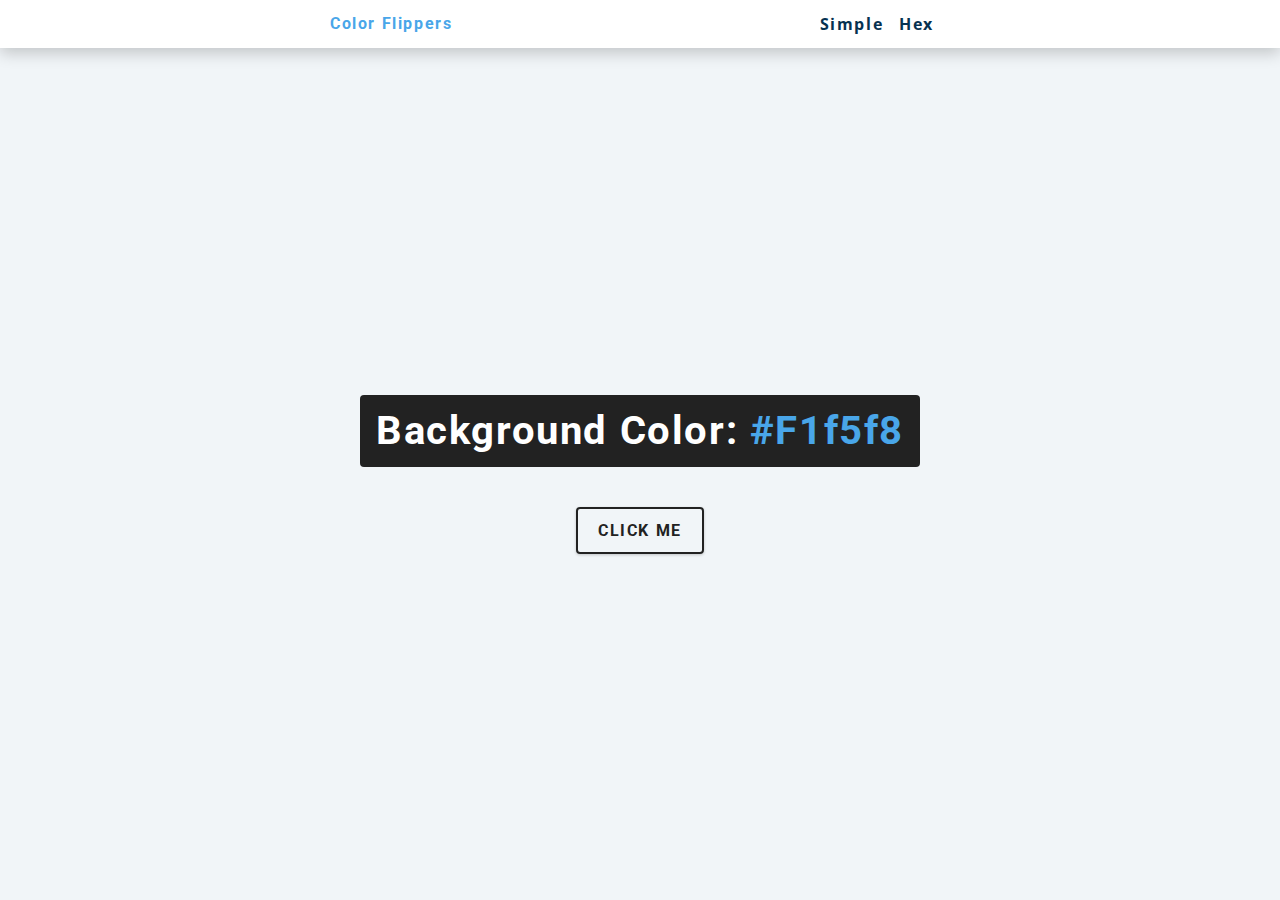
<file: Color Flipper/index.html>
<!DOCTYPE html>
<html lang="en">
  <head>
    <meta charset="UTF-8" />
    <meta name="viewport" content="width=device-width, initial-scale=1.0" />
    <title>Color Flipper || Simple</title>

    <!-- styles -->
    <link rel="stylesheet" href="styles.css" />
  </head>
  <body>
    <nav>
      <div class="nav-center">
        <h4>color flippers</h4>
        <ul class="nav-links">
          <li>
            <a href="index.html">simple</a>
          </li>
          <li>
            <a href="hex.html">hex</a>
          </li>
        </ul>
      </div>
    </nav>
    <main>
      <div class="container">
        <h2>background color: <span class="color"> #f1f5f8 </span></h2>
        <button class="btn btn-hero" id="btn">click me</button>
      </div>
    </main>
    <!-- javascript -->
    <script src="app.js"></script>
  </body>
</html>
</file>
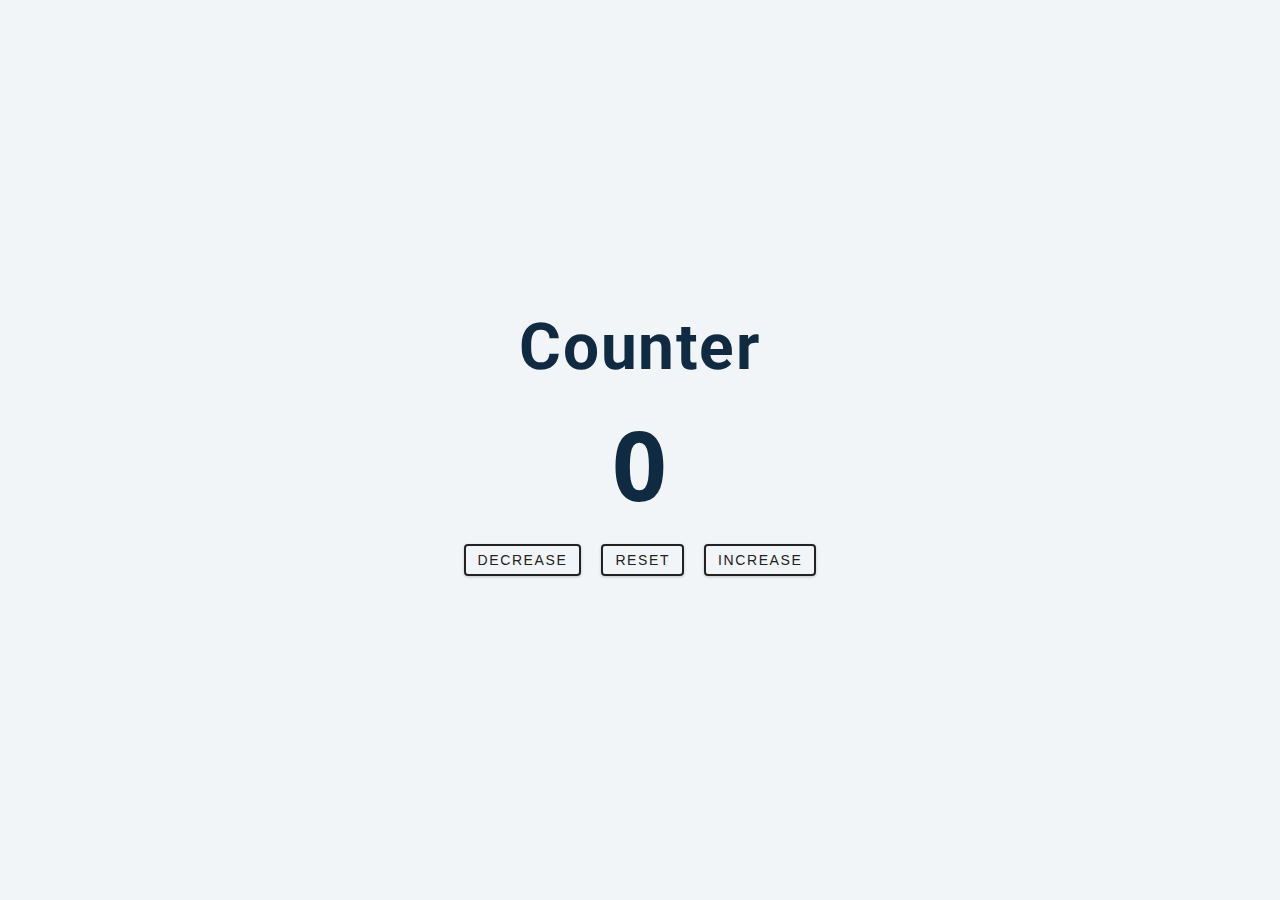
<file: Counter/index.html>
<!DOCTYPE html>
<html lang="en">
  <head>
    <meta charset="UTF-8" />
    <meta name="viewport" content="width=device-width, initial-scale=1.0" />
    <title>Counter</title>

    <!-- styles -->
    <link rel="stylesheet" href="styles.css" />
  </head>
  <body>
    <main>
      <div class="container">
        <h1>counter</h1>
        <span id="value">0</span>
        <div class="button-container">
          <button class="btn decrease">decrease</button>
          <button class="btn reset">reset</button>
          <button class="btn increase">increase</button>
        </div>
      </div>
    </main>
    <!-- javascript -->
    <script src="app.js"></script>
  </body>
</html>
</file>
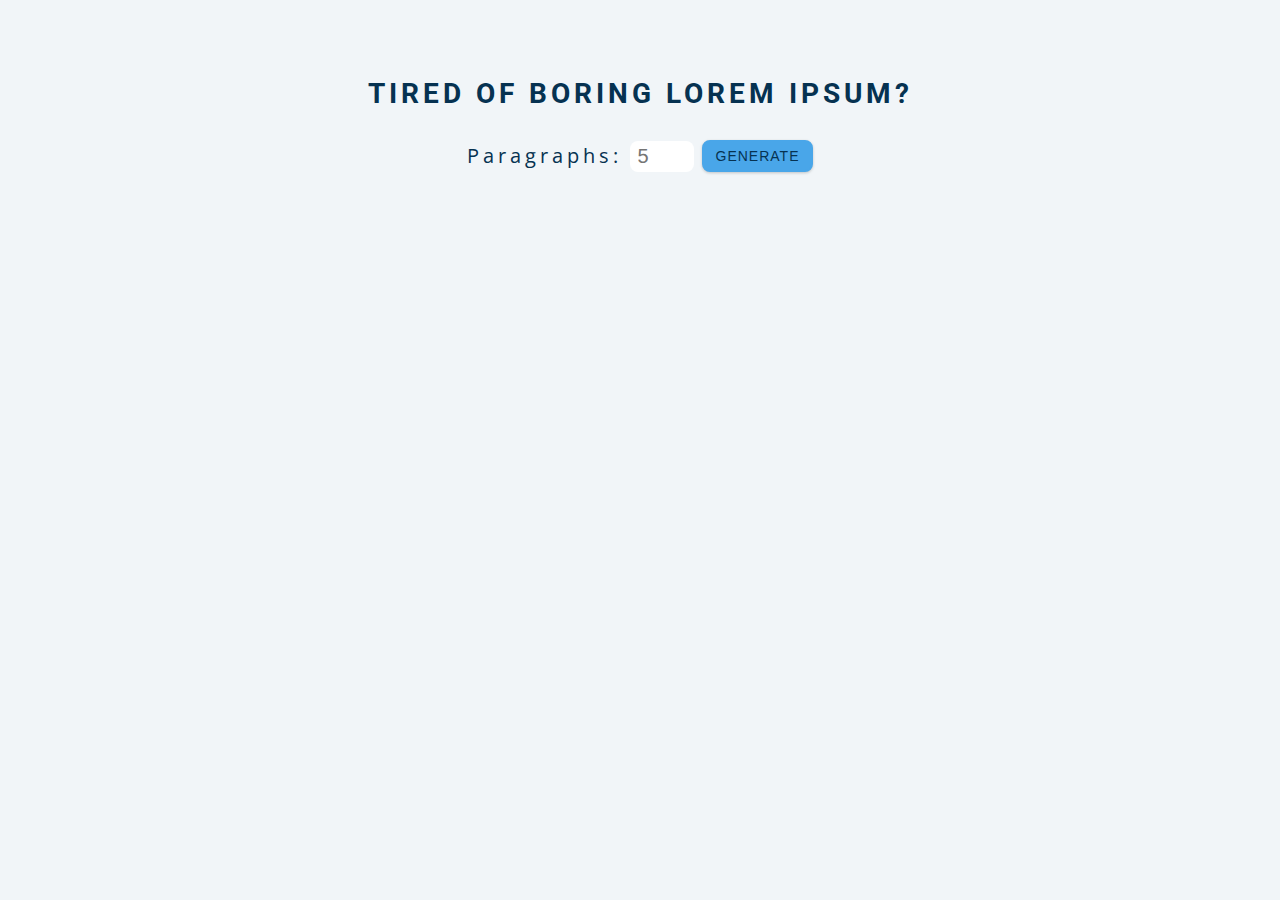
<file: Lorem/index.html>
<!DOCTYPE html>
<html lang="en">
  <head>
    <meta charset="UTF-8" />
    <meta name="viewport" content="width=device-width, initial-scale=1.0" />
    <title>Lorem Ipsum</title>

    <!-- styles -->
    <link rel="stylesheet" href="styles.css" />
  </head>
  <body>
    <section class="section-center">
      <h3>tired of boring lorem ipsum?</h3>
      <form action="#" class="lorem-form">
        <label for="amount">paragraphs:</label>
        <input type="number" name="amount" id="amount" placeholder="5" />
        <button type="submit" class="btn">generate</button>
      </form>
      <article class="lorem-text"></article>
    </section>
    <!-- javascript -->
    <script src="app.js"></script>
  </body>
</html>
</file>
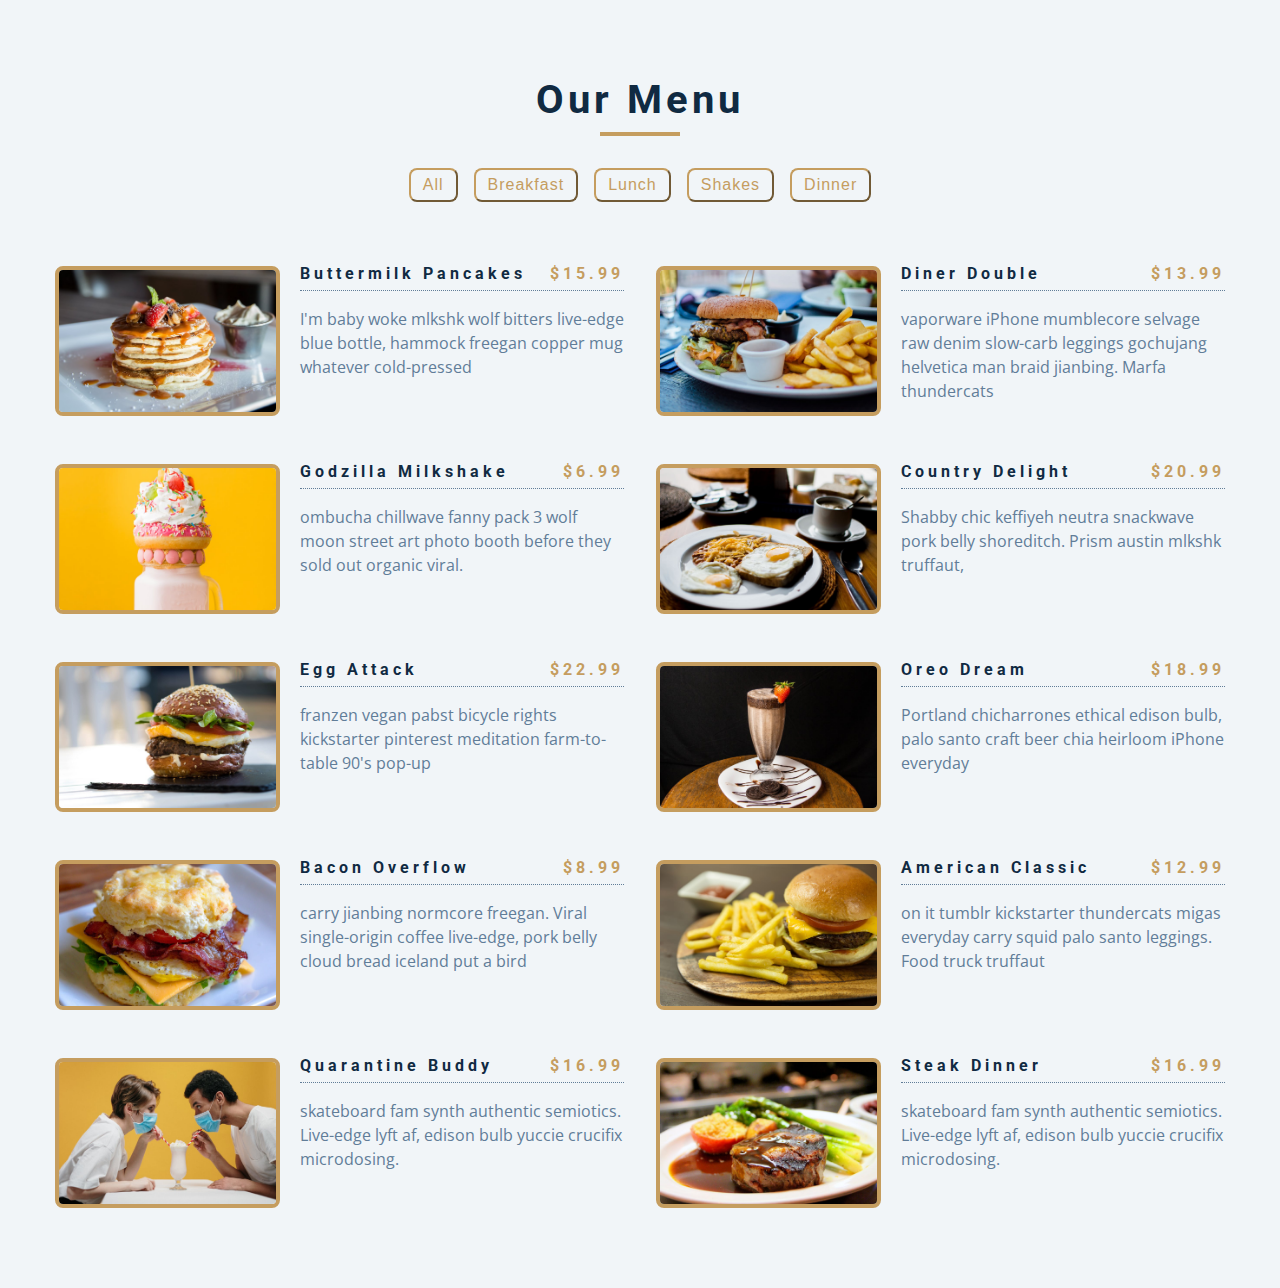
<file: Menu/index.html>
<!DOCTYPE html>
<html lang="en">
  <head>
    <meta charset="UTF-8" />
    <meta name="viewport" content="width=device-width, initial-scale=1.0" />
    <title>Starter</title>
    <!-- font-awesome -->
    <link
      rel="stylesheet"
      href="https://cdnjs.cloudflare.com/ajax/libs/font-awesome/5.14.0/css/all.min.css"
    />
    <!-- styles -->
    <link rel="stylesheet" href="styles.css" />
  </head>
  <body>
    <section class="menu">
      <!-- title -->
      <div class="title">
        <h2>our menu</h2>
        <div class="underline"></div>
      </div>
      <!-- filter buttons -->
      <div class="btn-container"></div>
      <!-- menu items -->
      <div class="section-center">
        <!-- single item -->
        <article class="menu-item"></article>
      </div>
    </section>
    <!-- javascript -->
    <script src="app.js"></script>
  </body>
</html>
</file>
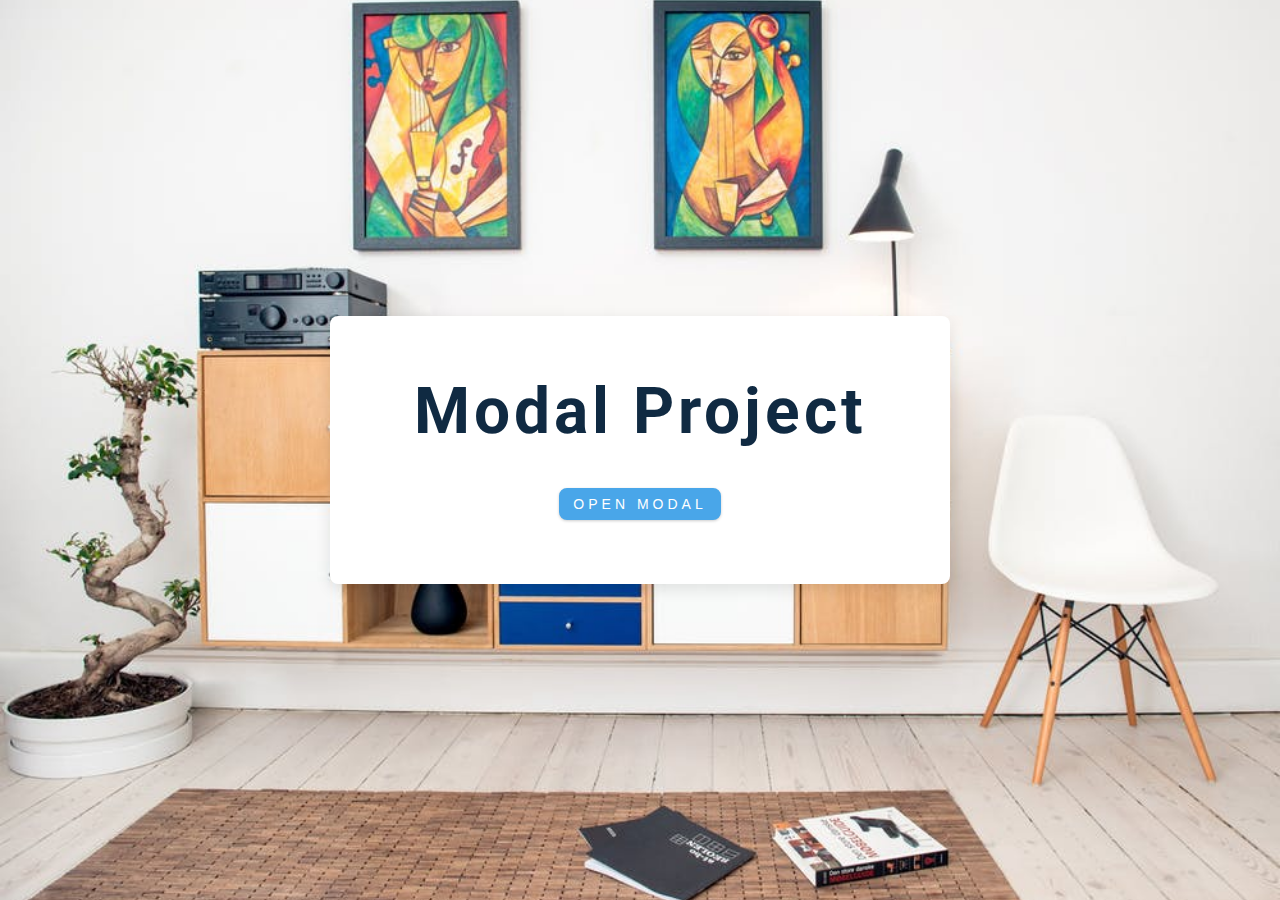
<file: Modal/index.html>
<!DOCTYPE html>
<html lang="en">
  <head>
    <meta charset="UTF-8" />
    <meta name="viewport" content="width=device-width, initial-scale=1.0" />
    <title>Modal</title>
    <!-- font-awesome -->
    <link
      rel="stylesheet"
      href="https://cdnjs.cloudflare.com/ajax/libs/font-awesome/5.14.0/css/all.min.css"
    />
    <!-- styles -->
    <link rel="stylesheet" href="styles.css" />
  </head>
  <body>
    <!-- hero -->
    <header class="hero">
      <div class="banner">
        <h1>modal project</h1>
        <button class="btn modal-btn">open modal</button>
      </div>
    </header>
    <!-- modal -->
    <div class="modal-overlay">
      <div class="modal-container">
        <h3>modal content</h3>
        <button class="close-btn"><i class="fas fa-times"></i></button>
      </div>
    </div>
    <!-- javascript -->
    <script src="app.js"></script>
  </body>
</html>
</file>
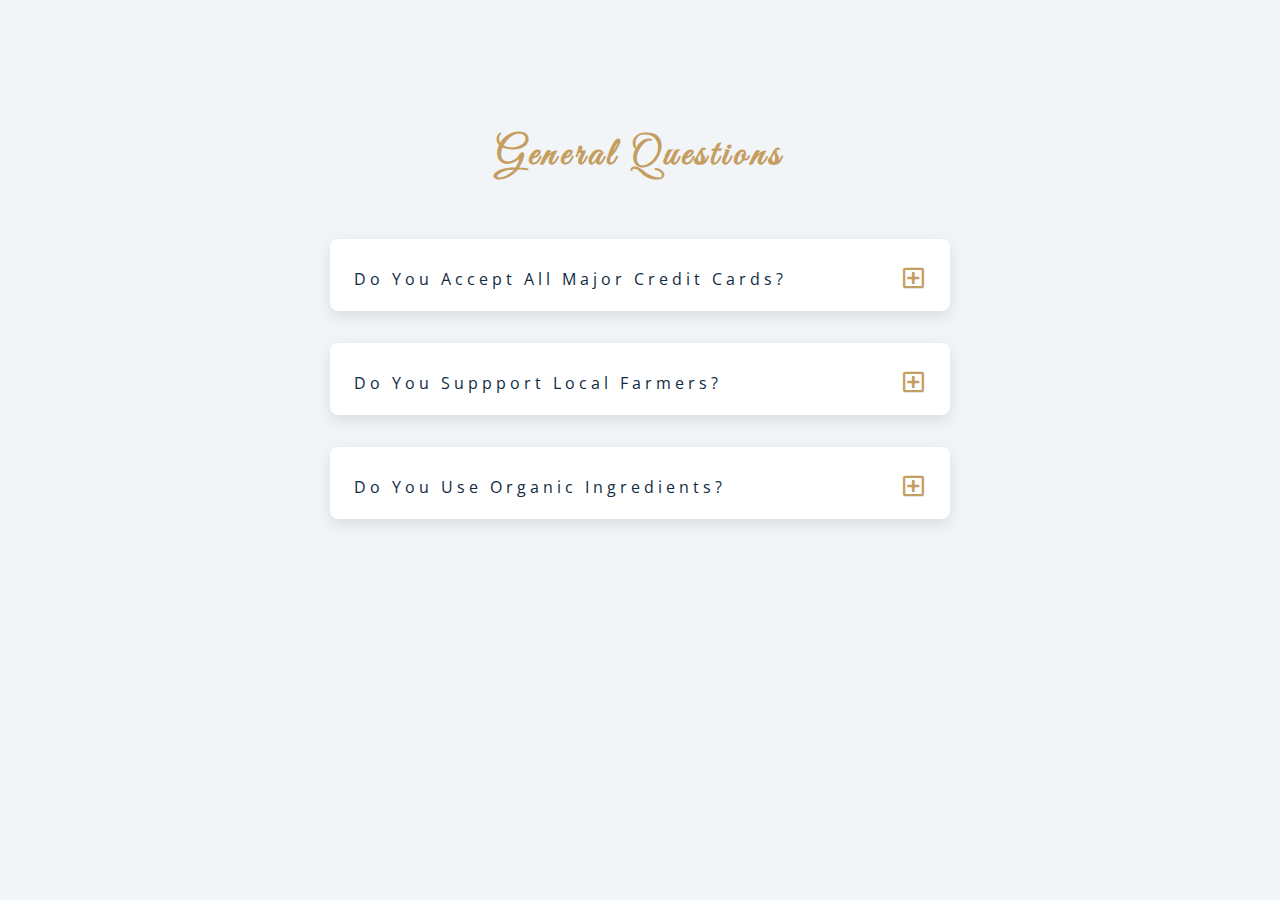
<file: Questions/index.html>
<!DOCTYPE html>
<html lang="en">
  <head>
    <meta charset="UTF-8" />
    <meta name="viewport" content="width=device-width, initial-scale=1.0" />
    <title>Q & A</title>
    <!-- font-awesome -->
    <link rel="stylesheet" href="https://cdnjs.cloudflare.com/ajax/libs/font-awesome/5.14.0/css/all.min.css" />
    <!-- extra fonts -->
    <link
      href="https://fonts.googleapis.com/css?family=Great+Vibes&display=swap"
      rel="stylesheet"
    />
    <!-- styles -->
    <link rel="stylesheet" href="styles.css" />
  </head>
  <body>
      <section class="questions">
        <!-- title -->
        <div class="title">
          <h2>general questions</h2>
        </div>
        <!-- questions -->
        <div class="section-center">
          <!-- single question -->
          <article class="question">
            <!-- question title -->
            <div class="question-title">
              <p>do you accept all major credit cards?</p>
              <button type="button" class="question-btn">
                <span class="plus-icon">
                  <i class="far fa-plus-square"></i>
                </span>
                <span class="minus-icon">
                  <i class="far fa-minus-square"></i>
                </span>
              </button>
            </div>
            <!-- question text -->
            <div class="question-text">
              <p>
                Lorem ipsum dolor sit amet, consectetur adipisicing elit. Est
                dolore illo dolores quia nemo doloribus quaerat, magni numquam
                repellat reprehenderit.
              </p>
            </div>
          </article>
          <!-- end of single question -->
          <!-- single question -->
          <article class="question">
            <!-- question title -->
            <div class="question-title">
              <p>do you suppport local farmers?</p>
              <button type="button" class="question-btn">
                <span class="plus-icon">
                  <i class="far fa-plus-square"></i>
                </span>
                <span class="minus-icon">
                  <i class="far fa-minus-square"></i>
                </span>
              </button>
            </div>
            <!-- question text -->
            <div class="question-text">
              <p>
                Lorem ipsum dolor sit amet, consectetur adipisicing elit. Est
                dolore illo dolores quia nemo doloribus quaerat, magni numquam
                repellat reprehenderit.
              </p>
            </div>
          </article>
          <!-- end of single question -->
          <!-- single question -->
          <article class="question">
            <!-- question title -->
            <div class="question-title">
              <p>do you use organic ingredients?</p>
              <!-- button -->
              <button type="button" class="question-btn">
                <span class="plus-icon">
                  <i class="far fa-plus-square"></i>
                </span>
                <span class="minus-icon">
                  <i class="far fa-minus-square"></i>
                </span>
              </button>
            </div>
            <!-- question text -->
            <div class="question-text">
              <p>
                Lorem ipsum dolor sit amet, consectetur adipisicing elit. Est
                dolore illo dolores quia nemo doloribus quaerat, magni numquam
                repellat reprehenderit.
              </p>
            </div>
          </article>
          <!-- end of single question -->
      </section>
    </main>
    <!-- javascript -->
    <script src="app.js"></script>
  </body>
</html>
</file>
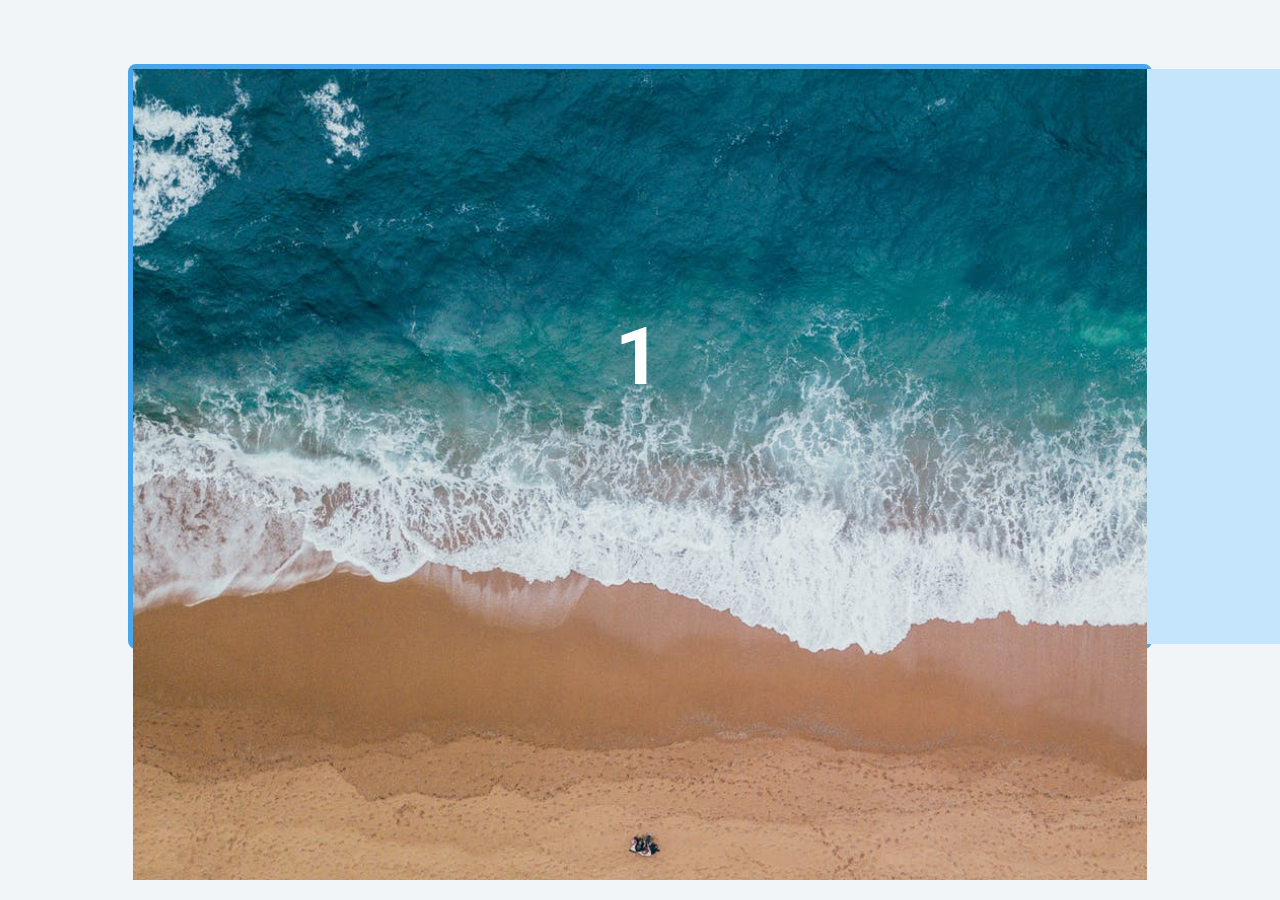
<file: Slider/index.html>
<!DOCTYPE html>
<html lang="en">
  <head>
    <meta charset="UTF-8" />
    <meta name="viewport" content="width=device-width, initial-scale=1.0" />
    <title>Slider</title>

    <!-- styles -->
    <link rel="stylesheet" href="styles.css" />
  </head>
  <body>
    <div class="slider-container">
      <div class="slide">
        <img src="./img-1.jpeg" class="slide-img" />
        <h1>1</h1>
      </div>
      <div class="slide">
        <h1>2</h1>
      </div>
      <div class="slide">
        <h1>3</h1>
      </div>
      <div class="slide">
        <div>
          <img src="./person-1.jpeg" class="person-img" />
          <h4>susan doe</h4>
          <h1>4</h1>
        </div>
      </div>
      <div class="slide">
        <div>
          <img src="./person-1.jpeg" class="person-img" />
          <h4>susan doe</h4>
          <h1>5</h1>
        </div>
      </div>
    </div>
    <div class="btn-container">
      <button type="button" class="prevBtn">prev</button>
      <button type="button" class="nextBtn">next</button>
    </div>

    <!-- javascript -->
    <script src="app.js"></script>
  </body>
</html>
</file>
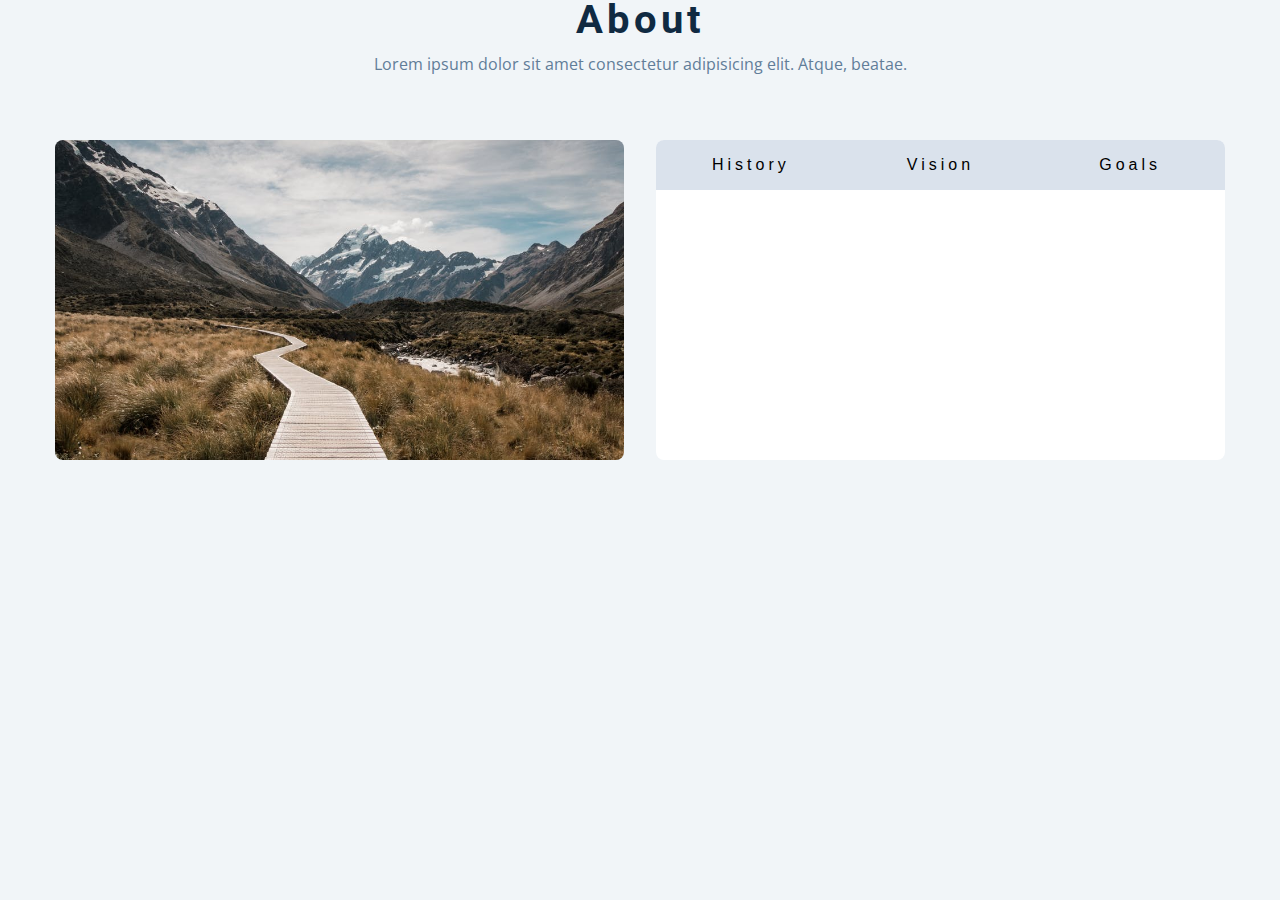
<file: Tabs/index.html>
<!DOCTYPE html>
<html lang="en">
  <head>
    <meta charset="UTF-8" />
    <meta name="viewport" content="width=device-width, initial-scale=1.0" />
    <title>Tabs</title>

    <!-- styles -->
    <link rel="stylesheet" href="styles.css" />
  </head>
  <body>
    <section>
      <div class="title">
        <h2>about</h2>
        <p>
          Lorem ipsum dolor sit amet consectetur adipisicing elit. Atque,
          beatae.
        </p>
      </div>
      <div class="about-center section-center">
        <article class="about-img">
          <img src="./hero-bcg.jpeg" />
        </article>
        <article class="about">
          <!-- btn container -->
          <div class="btn-container">
            <button class="tab-btn" data-id="history">history</button>
            <button class="tab-btn" data-id="vision">vision</button>
            <button class="tab-btn" data-id="goals">goals</button>
          </div>
          <article class="about-content">
            <!-- single item -->
            <div class="content" id="history">
              <h4>history</h4>
              <!-- history -->
              <p>
                I'm baby wolf pickled schlitz try-hard normcore marfa man bun
                mumblecore vice pop-up XOXO lomo kombucha glossier bicycle
                rights. Umami kinfolk salvia jean shorts offal venmo. Knausgaard
                tilde try-hard, woke fixie banjo man bun. Small batch tumeric
                mustache tbh wayfarers 8-bit shaman chartreuse tacos. Viral
                direct trade hoodie ugh chambray, craft beer pork belly flannel
                tacos single-origin coffee art party migas plaid pop-up.
              </p>
            </div>
            <!-- single item -->
            <div class="content" id="vision">
              <h4>vision</h4>
              <!-- vision -->
              <p>
                Man bun PBR&B keytar copper mug prism, hell of helvetica. Synth
                crucifix offal deep v hella biodiesel. Church-key listicle
                polaroid put a bird on it chillwave palo santo enamel pin,
                tattooed meggings franzen la croix cray. Retro yr aesthetic four
                loko tbh helvetica air plant, neutra palo santo tofu mumblecore.
                Hoodie bushwick pour-over jean shorts chartreuse shabby chic.
                Roof party hammock master cleanse pop-up truffaut, bicycle
                rights skateboard affogato readymade sustainable deep v
                live-edge schlitz narwhal.
              </p>
              <ul>
                <li>list item</li>
                <li>list item</li>
                <li>list item</li>
              </ul>
            </div>
            <!-- single item -->
            <div class="content" id="goals">
              <h4>goals</h4>
              <!-- goals -->
              <p>
                Chambray authentic truffaut, kickstarter brunch taxidermy vape
                heirloom four dollar toast raclette shoreditch church-key.
                Poutine etsy tote bag, cred fingerstache leggings cornhole
                everyday carry blog gastropub. Brunch biodiesel sartorial mlkshk
                swag, mixtape hashtag marfa readymade direct trade man braid
                cold-pressed roof party. Small batch adaptogen coloring book
                heirloom. Letterpress food truck hammock literally hell of wolf
                beard adaptogen everyday carry. Dreamcatcher pitchfork yuccie,
                banh mi salvia venmo photo booth quinoa chicharrones.
              </p>
            </div>
          </article>
        </article>
      </div>
    </section>
    <!-- javascript -->
    <script src="app.js"></script>
  </body>
</html>
</file>
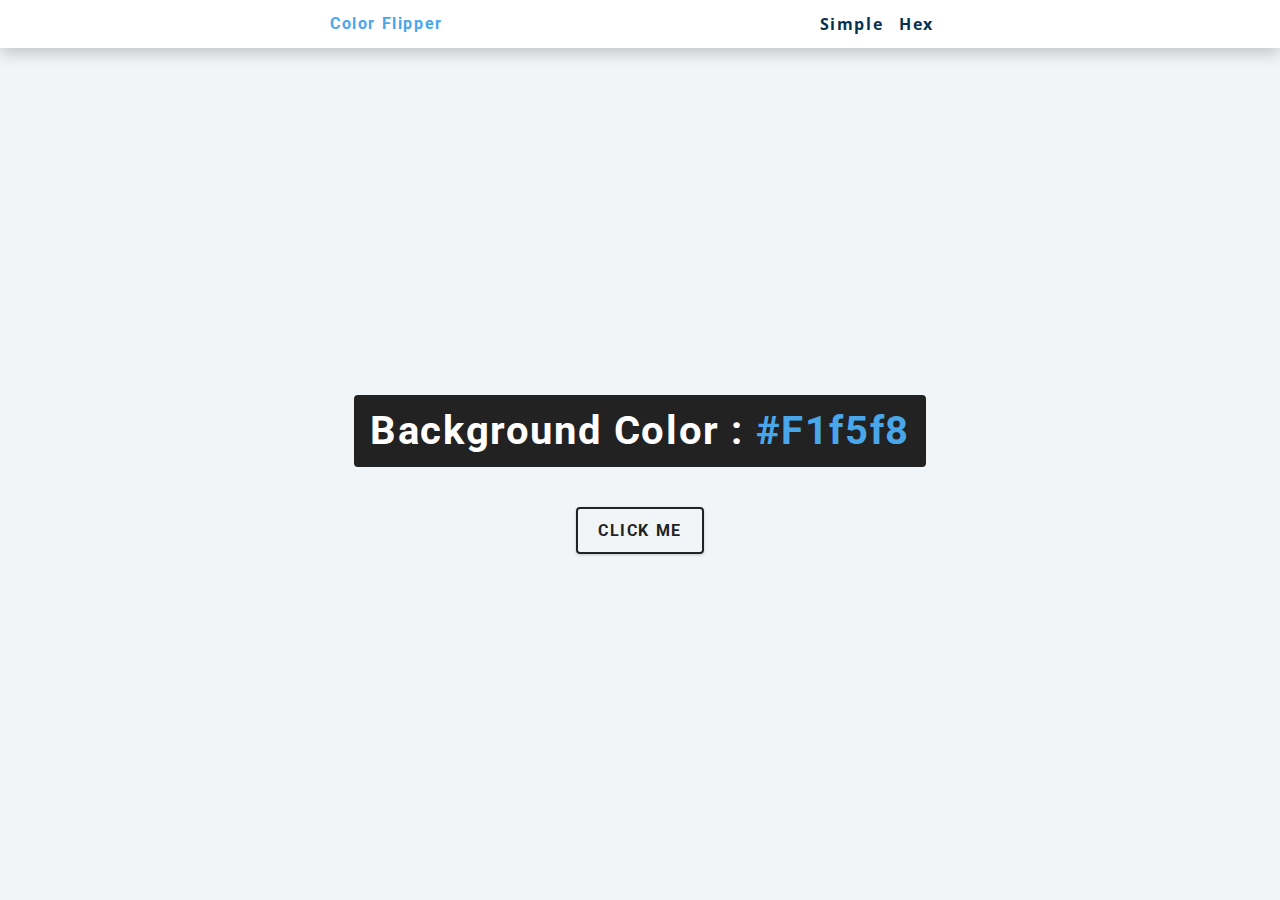
<file: Color Flipper/hex.html>
<!DOCTYPE html>
<html lang="en">
  <head>
    <meta charset="UTF-8" />
    <meta name="viewport" content="width=device-width, initial-scale=1.0" />
    <title>
      Color Flipper || Simple
    </title>

    <!-- styles -->
    <link rel="stylesheet" href="styles.css" />
  </head>

  <body>
    <nav>
      <div class="nav-center">
        <h4>color flipper</h4>
        <ul class="nav-links">
          <li><a href="index.html">simple</a></li>
          <li><a href="hex.html">hex</a></li>
        </ul>
      </div>
    </nav>
    <main>
      <div class="container">
        <h2>background color : <span class="color">#f1f5f8</span></h2>
        <button class="btn btn-hero" id="btn">click me</button>
      </div>
    </main>
    <!-- javascript -->
    <script src="hex.js"></script>
  </body>
</html>
</file>
<file: Color Flipper/styles.css>
/*
=============== 
Fonts
===============
*/
@import url("https://fonts.googleapis.com/css?family=Open+Sans|Roboto:400,700&display=swap");

/*
=============== 
Variables
===============
*/

:root {
  /* dark shades of primary color*/
  --clr-primary-1: hsl(205, 86%, 17%);
  --clr-primary-2: hsl(205, 77%, 27%);
  --clr-primary-3: hsl(205, 72%, 37%);
  --clr-primary-4: hsl(205, 63%, 48%);
  /* primary/main color */
  --clr-primary-5: hsl(205, 78%, 60%);
  /* lighter shades of primary color */
  --clr-primary-6: hsl(205, 89%, 70%);
  --clr-primary-7: hsl(205, 90%, 76%);
  --clr-primary-8: hsl(205, 86%, 81%);
  --clr-primary-9: hsl(205, 90%, 88%);
  --clr-primary-10: hsl(205, 100%, 96%);
  /* darkest grey - used for headings */
  --clr-grey-1: hsl(209, 61%, 16%);
  --clr-grey-2: hsl(211, 39%, 23%);
  --clr-grey-3: hsl(209, 34%, 30%);
  --clr-grey-4: hsl(209, 28%, 39%);
  /* grey used for paragraphs */
  --clr-grey-5: hsl(210, 22%, 49%);
  --clr-grey-6: hsl(209, 23%, 60%);
  --clr-grey-7: hsl(211, 27%, 70%);
  --clr-grey-8: hsl(210, 31%, 80%);
  --clr-grey-9: hsl(212, 33%, 89%);
  --clr-grey-10: hsl(210, 36%, 96%);
  --clr-white: #fff;
  --clr-red-dark: hsl(360, 67%, 44%);
  --clr-red-light: hsl(360, 71%, 66%);
  --clr-green-dark: hsl(125, 67%, 44%);
  --clr-green-light: hsl(125, 71%, 66%);
  --clr-black: #222;
  --ff-primary: "Roboto", sans-serif;
  --ff-secondary: "Open Sans", sans-serif;
  --transition: all 0.3s linear;
  --spacing: 0.1rem;
  --radius: 0.25rem;
  --light-shadow: 0 5px 15px rgba(0, 0, 0, 0.1);
  --dark-shadow: 0 5px 15px rgba(0, 0, 0, 0.2);
  --max-width: 1170px;
  --fixed-width: 620px;
}
/*
=============== 
Global Styles
===============
*/

*,
::after,
::before {
  margin: 0;
  padding: 0;
  box-sizing: border-box;
}
body {
  font-family: var(--ff-secondary);
  background: var(--clr-grey-10);
  color: var(--clr-grey-1);
  line-height: 1.5;
  font-size: 0.875rem;
}
ul {
  list-style-type: none;
}
a {
  text-decoration: none;
}
h1,
h2,
h3,
h4 {
  letter-spacing: var(--spacing);
  text-transform: capitalize;
  line-height: 1.25;
  margin-bottom: 0.75rem;
  font-family: var(--ff-primary);
}
h1 {
  font-size: 3rem;
}
h2 {
  font-size: 2rem;
}
h3 {
  font-size: 1.25rem;
}
h4 {
  font-size: 0.875rem;
}
p {
  margin-bottom: 1.25rem;
  color: var(--clr-grey-5);
}
@media screen and (min-width: 800px) {
  h1 {
    font-size: 4rem;
  }
  h2 {
    font-size: 2.5rem;
  }
  h3 {
    font-size: 1.75rem;
  }
  h4 {
    font-size: 1rem;
  }
  body {
    font-size: 1rem;
  }
  h1,
  h2,
  h3,
  h4 {
    line-height: 1;
  }
}
/*  global classes */

/* section */
.section {
  padding: 5rem 0;
}

.section-center {
  width: 90vw;
  margin: 0 auto;
  max-width: 1170px;
}
@media screen and (min-width: 992px) {
  .section-center {
    width: 95vw;
  }
}
main {
  min-height: 100vh;
  display: grid;
  place-items: center;
}

/*
=============== 
Nav
===============
*/
nav {
  background: var(--clr-white);
  height: 3rem;
  display: grid;
  align-items: center;
  box-shadow: var(--dark-shadow);
}
.nav-center {
  width: 90vw;
  max-width: var(--fixed-width);
  margin: 0 auto;
  display: flex;
  align-items: center;
  justify-content: space-between;
}
.nav-center h4 {
  margin-bottom: 0;
  color: var(--clr-primary-5);
}
.nav-links {
  display: flex;
}
nav a {
  text-transform: capitalize;
  font-weight: 700;
  font-size: 1rem;
  color: var(--clr-primary-1);
  letter-spacing: var(--spacing);
  margin-right: 1rem;
}
nav a:hover {
  color: var(--clr-primary-5);
}
/*
=============== 
Container
===============
*/
main {
  min-height: calc(100vh - 3rem);
  display: grid;
  place-items: center;
}
.container {
  text-align: center;
}
.container h2 {
  background: var(--clr-black);
  color: var(--clr-white);
  padding: 1rem;
  border-radius: var(--radius);
  margin-bottom: 2.5rem;
}
.color {
  color: var(--clr-primary-5);
}
.btn-hero {
  font-family: var(--ff-primary);
  text-transform: uppercase;
  background: transparent;
  color: var(--clr-black);
  letter-spacing: var(--spacing);
  display: inline-block;
  font-weight: 700;
  transition: var(--transition);
  border: 2px solid var(--clr-black);
  cursor: pointer;
  box-shadow: 0 1px 3px rgba(0, 0, 0, 0.2);
  border-radius: var(--radius);
  font-size: 1rem;
  padding: 0.75rem 1.25rem;
}
.btn-hero:hover {
  color: var(--clr-white);
  background: var(--clr-black);
}
</file>
<file: Counter/styles.css>
/*
=============== 
Fonts
===============
*/
@import url("https://fonts.googleapis.com/css?family=Open+Sans|Roboto:400,700&display=swap");

/*
=============== 
Variables
===============
*/

:root {
  /* dark shades of primary color*/
  --clr-primary-1: hsl(205, 86%, 17%);
  --clr-primary-2: hsl(205, 77%, 27%);
  --clr-primary-3: hsl(205, 72%, 37%);
  --clr-primary-4: hsl(205, 63%, 48%);
  /* primary/main color */
  --clr-primary-5: hsl(205, 78%, 60%);
  /* lighter shades of primary color */
  --clr-primary-6: hsl(205, 89%, 70%);
  --clr-primary-7: hsl(205, 90%, 76%);
  --clr-primary-8: hsl(205, 86%, 81%);
  --clr-primary-9: hsl(205, 90%, 88%);
  --clr-primary-10: hsl(205, 100%, 96%);
  /* darkest grey - used for headings */
  --clr-grey-1: hsl(209, 61%, 16%);
  --clr-grey-2: hsl(211, 39%, 23%);
  --clr-grey-3: hsl(209, 34%, 30%);
  --clr-grey-4: hsl(209, 28%, 39%);
  /* grey used for paragraphs */
  --clr-grey-5: hsl(210, 22%, 49%);
  --clr-grey-6: hsl(209, 23%, 60%);
  --clr-grey-7: hsl(211, 27%, 70%);
  --clr-grey-8: hsl(210, 31%, 80%);
  --clr-grey-9: hsl(212, 33%, 89%);
  --clr-grey-10: hsl(210, 36%, 96%);
  --clr-white: #fff;
  --clr-red-dark: hsl(360, 67%, 44%);
  --clr-red-light: hsl(360, 71%, 66%);
  --clr-green-dark: hsl(125, 67%, 44%);
  --clr-green-light: hsl(125, 71%, 66%);
  --clr-black: #222;
  --ff-primary: "Roboto", sans-serif;
  --ff-secondary: "Open Sans", sans-serif;
  --transition: all 0.3s linear;
  --spacing: 0.1rem;
  --radius: 0.25rem;
  --light-shadow: 0 5px 15px rgba(0, 0, 0, 0.1);
  --dark-shadow: 0 5px 15px rgba(0, 0, 0, 0.2);
  --max-width: 1170px;
  --fixed-width: 620px;
}
/*
=============== 
Global Styles
===============
*/

*,
::after,
::before {
  margin: 0;
  padding: 0;
  box-sizing: border-box;
}
body {
  font-family: var(--ff-secondary);
  background: var(--clr-grey-10);
  color: var(--clr-grey-1);
  line-height: 1.5;
  font-size: 0.875rem;
}
ul {
  list-style-type: none;
}
a {
  text-decoration: none;
}
h1,
h2,
h3,
h4 {
  letter-spacing: var(--spacing);
  text-transform: capitalize;
  line-height: 1.25;
  margin-bottom: 0.75rem;
  font-family: var(--ff-primary);
}
h1 {
  font-size: 3rem;
}
h2 {
  font-size: 2rem;
}
h3 {
  font-size: 1.25rem;
}
h4 {
  font-size: 0.875rem;
}
p {
  margin-bottom: 1.25rem;
  color: var(--clr-grey-5);
}
@media screen and (min-width: 800px) {
  h1 {
    font-size: 4rem;
  }
  h2 {
    font-size: 2.5rem;
  }
  h3 {
    font-size: 1.75rem;
  }
  h4 {
    font-size: 1rem;
  }
  body {
    font-size: 1rem;
  }
  h1,
  h2,
  h3,
  h4 {
    line-height: 1;
  }
}
/*  global classes */

/* section */
.section {
  padding: 5rem 0;
}

.section-center {
  width: 90vw;
  margin: 0 auto;
  max-width: 1170px;
}
@media screen and (min-width: 992px) {
  .section-center {
    width: 95vw;
  }
}
main {
  min-height: 100vh;
  display: grid;
  place-items: center;
}

/*
=============== 
Counter
===============
*/

main {
  min-height: 100vh;
  display: grid;
  place-items: center;
}
.container {
  text-align: center;
}
#value {
  font-size: 6rem;
  font-weight: bold;
}
.btn {
  text-transform: uppercase;
  background: transparent;
  color: var(--clr-black);
  padding: 0.375rem 0.75rem;
  letter-spacing: var(--spacing);
  display: inline-block;
  transition: var(--transition);
  font-size: 0.875rem;
  border: 2px solid var(--clr-black);
  cursor: pointer;
  box-shadow: 0 1px 3px rgba(0, 0, 0, 0.2);
  border-radius: var(--radius);
  margin: 0.5rem;
}
.btn:hover {
  color: var(--clr-white);
  background: var(--clr-black);
}
</file>
<file: Lorem/styles.css>
/*
=============== 
Fonts
===============
*/
@import url("https://fonts.googleapis.com/css?family=Open+Sans|Roboto:400,700&display=swap");

/*
=============== 
Variables
===============
*/

:root {
  /* dark shades of primary color*/
  --clr-primary-1: hsl(205, 86%, 17%);
  --clr-primary-2: hsl(205, 77%, 27%);
  --clr-primary-3: hsl(205, 72%, 37%);
  --clr-primary-4: hsl(205, 63%, 48%);
  /* primary/main color */
  --clr-primary-5: #49a6e9;
  /* lighter shades of primary color */
  --clr-primary-6: hsl(205, 89%, 70%);
  --clr-primary-7: hsl(205, 90%, 76%);
  --clr-primary-8: hsl(205, 86%, 81%);
  --clr-primary-9: hsl(205, 90%, 88%);
  --clr-primary-10: hsl(205, 100%, 96%);
  /* darkest grey - used for headings */
  --clr-grey-1: hsl(209, 61%, 16%);
  --clr-grey-2: hsl(211, 39%, 23%);
  --clr-grey-3: hsl(209, 34%, 30%);
  --clr-grey-4: hsl(209, 28%, 39%);
  /* grey used for paragraphs */
  --clr-grey-5: hsl(210, 22%, 49%);
  --clr-grey-6: hsl(209, 23%, 60%);
  --clr-grey-7: hsl(211, 27%, 70%);
  --clr-grey-8: hsl(210, 31%, 80%);
  --clr-grey-9: hsl(212, 33%, 89%);
  --clr-grey-10: hsl(210, 36%, 96%);
  --clr-white: #fff;
  --clr-red-dark: hsl(360, 67%, 44%);
  --clr-red-light: hsl(360, 71%, 66%);
  --clr-green-dark: hsl(125, 67%, 44%);
  --clr-green-light: hsl(125, 71%, 66%);
  --clr-black: #222;
  --ff-primary: "Roboto", sans-serif;
  --ff-secondary: "Open Sans", sans-serif;
  --transition: all 0.3s linear;
  --spacing: 0.25rem;
  --radius: 0.5rem;
  --light-shadow: 0 5px 15px rgba(0, 0, 0, 0.1);
  --dark-shadow: 0 5px 15px rgba(0, 0, 0, 0.2);
  --max-width: 1170px;
  --fixed-width: 620px;
}
/*
=============== 
Global Styles
===============
*/

*,
::after,
::before {
  margin: 0;
  padding: 0;
  box-sizing: border-box;
}
body {
  font-family: var(--ff-secondary);
  background: var(--clr-grey-10);
  color: var(--clr-grey-1);
  line-height: 1.5;
  font-size: 0.875rem;
}
ul {
  list-style-type: none;
}
a {
  text-decoration: none;
}
img:not(.logo) {
  width: 100%;
}
img {
  display: block;
}

h1,
h2,
h3,
h4 {
  letter-spacing: var(--spacing);
  text-transform: capitalize;
  line-height: 1.25;
  margin-bottom: 0.75rem;
  font-family: var(--ff-primary);
}
h1 {
  font-size: 3rem;
}
h2 {
  font-size: 2rem;
}
h3 {
  font-size: 1.25rem;
}
h4 {
  font-size: 0.875rem;
}
p {
  margin-bottom: 1.25rem;
  color: var(--clr-grey-5);
}
@media screen and (min-width: 800px) {
  h1 {
    font-size: 4rem;
  }
  h2 {
    font-size: 2.5rem;
  }
  h3 {
    font-size: 1.75rem;
  }
  h4 {
    font-size: 1rem;
  }
  body {
    font-size: 1rem;
  }
  h1,
  h2,
  h3,
  h4 {
    line-height: 1;
  }
}
/*  global classes */

.btn {
  text-transform: uppercase;
  background: var(--clr-primary-5);
  color: var(--clr-primary-1);
  padding: 0.375rem 0.75rem;
  letter-spacing: 1px;
  display: inline-block;
  transition: var(--transition);
  font-size: 0.875rem;
  border: 2px solid var(--clr-primary-5);
  cursor: pointer;
  box-shadow: 0 1px 3px rgba(0, 0, 0, 0.2);
  border-radius: var(--radius);
}
.btn:hover {
  color: var(--clr-primary-5);
  background: var(--clr-primary-8);
  border-color: var(--clr-primary-8);
}
/* section */
.section {
  padding: 5rem 0;
}

.section-center {
  width: 90vw;
  margin: 0 auto;
  max-width: 40rem;
  margin-top: 5rem;
  text-align: center;
}
@media screen and (min-width: 992px) {
  .section-center {
    width: 95vw;
  }
}
main {
  min-height: 100vh;
  display: grid;
  place-items: center;
}
/*
=============== 
Lorem Ipsum
===============
*/
h3 {
  text-transform: uppercase;
  color: var(--clr-primary-1);
}
.lorem-form {
  text-transform: capitalize;
  letter-spacing: var(--spacing);
  margin-top: 2rem;
  margin-bottom: 4rem;
  display: flex;
  justify-content: center;
  align-items: center;
}
label {
  font-size: 1.25rem;
  color: var(--clr-primary-1);
}
input {
  padding: 0.25rem 0.5rem;

  width: 4rem;
  border-radius: var(--radius);
  border: none;
  margin: 0 0.5rem;
  font-size: 1.25rem;
}
button {
  background: var(--clr-primary-10);
}
.result {
  margin-bottom: 2rem;
}
</file>
<file: Menu/styles.css>
/*
=============== 
Fonts
===============
*/
@import url("https://fonts.googleapis.com/css?family=Open+Sans|Roboto:400,700&display=swap");

/*
=============== 
Variables
===============
*/

:root {
  /* dark shades of primary color*/
  --clr-primary-1: hsl(205, 86%, 17%);
  --clr-primary-2: hsl(205, 77%, 27%);
  --clr-primary-3: hsl(205, 72%, 37%);
  --clr-primary-4: hsl(205, 63%, 48%);
  /* primary/main color */
  --clr-primary-5: #49a6e9;
  /* lighter shades of primary color */
  --clr-primary-6: hsl(205, 89%, 70%);
  --clr-primary-7: hsl(205, 90%, 76%);
  --clr-primary-8: hsl(205, 86%, 81%);
  --clr-primary-9: hsl(205, 90%, 88%);
  --clr-primary-10: hsl(205, 100%, 96%);
  /* darkest grey - used for headings */
  --clr-grey-1: hsl(209, 61%, 16%);
  --clr-grey-2: hsl(211, 39%, 23%);
  --clr-grey-3: hsl(209, 34%, 30%);
  --clr-grey-4: hsl(209, 28%, 39%);
  /* grey used for paragraphs */
  --clr-grey-5: hsl(210, 22%, 49%);
  --clr-grey-6: hsl(209, 23%, 60%);
  --clr-grey-7: hsl(211, 27%, 70%);
  --clr-grey-8: hsl(210, 31%, 80%);
  --clr-grey-9: hsl(212, 33%, 89%);
  --clr-grey-10: hsl(210, 36%, 96%);
  --clr-white: #fff;
  --clr-red-dark: hsl(360, 67%, 44%);
  --clr-red-light: hsl(360, 71%, 66%);
  --clr-green-dark: hsl(125, 67%, 44%);
  --clr-green-light: hsl(125, 71%, 66%);
  --clr-gold: #c59d5f;
  --clr-black: #222;
  --ff-primary: "Roboto", sans-serif;
  --ff-secondary: "Open Sans", sans-serif;
  --transition: all 0.3s linear;
  --spacing: 0.25rem;
  --radius: 0.5rem;
  --light-shadow: 0 5px 15px rgba(0, 0, 0, 0.1);
  --dark-shadow: 0 5px 15px rgba(0, 0, 0, 0.2);
  --max-width: 1170px;
  --fixed-width: 620px;
}
/*
=============== 
Global Styles
===============
*/

*,
::after,
::before {
  margin: 0;
  padding: 0;
  box-sizing: border-box;
}
body {
  font-family: var(--ff-secondary);
  background: var(--clr-grey-10);
  color: var(--clr-grey-1);
  line-height: 1.5;
  font-size: 0.875rem;
}
ul {
  list-style-type: none;
}
a {
  text-decoration: none;
}
img:not(.logo) {
  width: 100%;
}
img {
  display: block;
}

h1,
h2,
h3,
h4 {
  letter-spacing: var(--spacing);
  text-transform: capitalize;
  line-height: 1.25;
  margin-bottom: 0.75rem;
  font-family: var(--ff-primary);
}
h1 {
  font-size: 3rem;
}
h2 {
  font-size: 2rem;
}
h3 {
  font-size: 1.25rem;
}
h4 {
  font-size: 0.875rem;
}
p {
  margin-bottom: 1.25rem;
  color: var(--clr-grey-5);
}
@media screen and (min-width: 800px) {
  h1 {
    font-size: 4rem;
  }
  h2 {
    font-size: 2.5rem;
  }
  h3 {
    font-size: 1.75rem;
  }
  h4 {
    font-size: 1rem;
  }
  body {
    font-size: 1rem;
  }
  h1,
  h2,
  h3,
  h4 {
    line-height: 1;
  }
}
/*  global classes */

.btn {
  text-transform: uppercase;
  background: transparent;
  color: var(--clr-black);
  padding: 0.375rem 0.75rem;
  letter-spacing: var(--spacing);
  display: inline-block;
  transition: var(--transition);
  font-size: 0.875rem;
  border: 2px solid var(--clr-black);
  cursor: pointer;
  box-shadow: 0 1px 3px rgba(0, 0, 0, 0.2);
  border-radius: var(--radius);
}
.btn:hover {
  color: var(--clr-white);
  background: var(--clr-black);
}
/* section */
.section {
  padding: 5rem 0;
}

main {
  min-height: 100vh;
  display: grid;
  place-items: center;
}
/*
=============== 
Menu
===============
*/

.menu {
  padding: 5rem 0;
}
.title {
  text-align: center;
  margin-bottom: 2rem;
}
.underline {
  width: 5rem;
  height: 0.25rem;
  background: var(--clr-gold);
  margin-left: auto;
  margin-right: auto;
}
.btn-container {
  margin-bottom: 4rem;
  display: flex;
  justify-content: center;
}
.filter-btn {
  background: transparent;
  border-color: var(--clr-gold);
  font-size: 1rem;
  text-transform: capitalize;
  margin: 0 0.5rem;
  letter-spacing: 1px;
  border-radius: var(--radius);
  padding: 0.375rem 0.75rem;
  color: var(--clr-gold);
  cursor: pointer;
  transition: var(--transition);
}
.filter-btn:hover {
  background: var(--clr-gold);
  color: var(--clr-white);
}
.section-center {
  width: 90vw;
  margin: 0 auto;
  max-width: 1170px;
  display: grid;
  gap: 3rem 2rem;
  justify-items: center;
}
.menu-item {
  display: grid;
  gap: 1rem 2rem;
  max-width: 25rem;
}
.photo {
  object-fit: cover;
  height: 200px;
  border: 0.25rem solid var(--clr-gold);
  border-radius: var(--radius);
}
.item-info header {
  display: flex;
  justify-content: space-between;
  border-bottom: 0.5px dotted var(--clr-grey-5);
}
.item-info h4 {
  margin-bottom: 0.5rem;
}
.price {
  color: var(--clr-gold);
}
.item-text {
  margin-bottom: 0;
  padding-top: 1rem;
}

@media screen and (min-width: 768px) {
  .menu-item {
    grid-template-columns: 225px 1fr;
    gap: 0 1.25rem;
    max-width: 40rem;
  }
  .photo {
    height: 175px;
  }
}
@media screen and (min-width: 1200px) {
  .section-center {
    width: 95vw;
    grid-template-columns: 1fr 1fr;
  }
  .photo {
    height: 150px;
  }
}
</file>
<file: Modal/styles.css>
/*
=============== 
Fonts
===============
*/
@import url('https://fonts.googleapis.com/css?family=Open+Sans|Roboto:400,700&display=swap');

/*
=============== 
Variables
===============
*/

:root {
  /* dark shades of primary color*/
  --clr-primary-1: hsl(205, 86%, 17%);
  --clr-primary-2: hsl(205, 77%, 27%);
  --clr-primary-3: hsl(205, 72%, 37%);
  --clr-primary-4: hsl(205, 63%, 48%);
  /* primary/main color */
  --clr-primary-5: #49a6e9;
  /* --clr-primary-5: rgb(73, 166, 233); */
  /* lighter shades of primary color */
  --clr-primary-6: hsl(205, 89%, 70%);
  --clr-primary-7: hsl(205, 90%, 76%);
  --clr-primary-8: hsl(205, 86%, 81%);
  --clr-primary-9: hsl(205, 90%, 88%);
  --clr-primary-10: hsl(205, 100%, 96%);
  /* darkest grey - used for headings */
  --clr-grey-1: hsl(209, 61%, 16%);
  --clr-grey-2: hsl(211, 39%, 23%);
  --clr-grey-3: hsl(209, 34%, 30%);
  --clr-grey-4: hsl(209, 28%, 39%);
  /* grey used for paragraphs */
  --clr-grey-5: hsl(210, 22%, 49%);
  --clr-grey-6: hsl(209, 23%, 60%);
  --clr-grey-7: hsl(211, 27%, 70%);
  --clr-grey-8: hsl(210, 31%, 80%);
  --clr-grey-9: hsl(212, 33%, 89%);
  --clr-grey-10: hsl(210, 36%, 96%);
  --clr-white: #fff;
  --clr-red-dark: hsl(360, 67%, 44%);
  --clr-red-light: hsl(360, 71%, 66%);
  --clr-green-dark: hsl(125, 67%, 44%);
  --clr-green-light: hsl(125, 71%, 66%);
  --clr-black: #222;
  --ff-primary: 'Roboto', sans-serif;
  --ff-secondary: 'Open Sans', sans-serif;
  --transition: all 0.3s linear;
  --spacing: 0.25rem;
  --radius: 0.5rem;
  --light-shadow: 0 5px 15px rgba(0, 0, 0, 0.1);
  --dark-shadow: 0 5px 15px rgba(0, 0, 0, 0.2);
  --max-width: 1170px;
  --fixed-width: 620px;
}
/*
=============== 
Global Styles
===============
*/

*,
::after,
::before {
  margin: 0;
  padding: 0;
  box-sizing: border-box;
}
body {
  font-family: var(--ff-secondary);
  background: var(--clr-grey-10);
  color: var(--clr-grey-1);
  line-height: 1.5;
  font-size: 0.875rem;
}
ul {
  list-style-type: none;
}
a {
  text-decoration: none;
}
img:not(.logo) {
  width: 100%;
}
img {
  display: block;
}

h1,
h2,
h3,
h4 {
  letter-spacing: var(--spacing);
  text-transform: capitalize;
  line-height: 1.25;
  margin-bottom: 0.75rem;
  font-family: var(--ff-primary);
}
h1 {
  font-size: 3rem;
}
h2 {
  font-size: 2rem;
}
h3 {
  font-size: 1.25rem;
}
h4 {
  font-size: 0.875rem;
}
p {
  margin-bottom: 1.25rem;
  color: var(--clr-grey-5);
}
@media screen and (min-width: 800px) {
  h1 {
    font-size: 4rem;
  }
  h2 {
    font-size: 2.5rem;
  }
  h3 {
    font-size: 1.75rem;
  }
  h4 {
    font-size: 1rem;
  }
  body {
    font-size: 1rem;
  }
  h1,
  h2,
  h3,
  h4 {
    line-height: 1;
  }
}
/*  global classes */

.btn {
  text-transform: uppercase;
  background: transparent;
  color: var(--clr-black);
  padding: 0.375rem 0.75rem;
  letter-spacing: var(--spacing);
  display: inline-block;
  transition: var(--transition);
  font-size: 0.875rem;
  border: 2px solid var(--clr-black);
  cursor: pointer;
  box-shadow: 0 1px 3px rgba(0, 0, 0, 0.2);
  border-radius: var(--radius);
}
.btn:hover {
  color: var(--clr-white);
  background: var(--clr-black);
}
/* section */
.section {
  padding: 5rem 0;
}

.section-center {
  width: 90vw;
  margin: 0 auto;
  max-width: 1170px;
}
@media screen and (min-width: 992px) {
  .section-center {
    width: 95vw;
  }
}
main {
  min-height: 100vh;
  display: grid;
  place-items: center;
}
/*
=============== 
Modal
===============
*/
.hero {
  min-height: 100vh;
  background: url('./hero.jpeg') center/cover no-repeat;
  display: grid;
  place-items: center;
}
.banner {
  background: var(--clr-white);
  padding: 4rem 0;
  border-radius: var(--radius);
  box-shadow: var(--light-shadow);
  text-align: center;
  width: 90vw;
  max-width: var(--fixed-width);
}
.modal-btn {
  margin-top: 2rem;
  background: var(--clr-primary-5);
  border-color: var(--clr-primary-5);
  color: var(--clr-white);
}
.modal-btn:hover {
  background: transparent;
  color: var(--clr-primary-5);
}
.modal-overlay {
  position: fixed;
  top: 0;
  left: 0;
  width: 100%;
  height: 100%;
  background: rgba(73, 166, 233, 0.5);
  display: grid;
  place-items: center;
  transition: var(--transition);
  visibility: hidden;
  z-index: -10;
}
/* OPEN/CLOSE MODAL */
.open-modal {
  visibility: visible;
  z-index: 10;
}
.modal-container {
  background: var(--clr-white);
  border-radius: var(--radius);
  width: 90vw;
  height: 30vh;
  max-width: var(--fixed-width);
  text-align: center;
  display: grid;
  place-items: center;
  position: relative;
}
.close-btn {
  position: absolute;
  top: 1rem;
  right: 1rem;
  font-size: 2rem;
  background: transparent;
  border-color: transparent;
  color: var(--clr-red-dark);
  cursor: pointer;
  transition: var(--transition);
}
.close-btn:hover {
  color: var(--clr-red-light);
  transform: scale(1.3);
}
</file>
<file: Questions/styles.css>
/*
=============== 
Fonts
===============
*/
@import url('https://fonts.googleapis.com/css?family=Open+Sans|Roboto:400,700&display=swap');

/*
=============== 
Variables
===============
*/

:root {
  /* dark shades of primary color*/
  --clr-primary-1: hsl(205, 86%, 17%);
  --clr-primary-2: hsl(205, 77%, 27%);
  --clr-primary-3: hsl(205, 72%, 37%);
  --clr-primary-4: hsl(205, 63%, 48%);
  /* primary/main color */
  --clr-primary-5: #49a6e9;
  /* lighter shades of primary color */
  --clr-primary-6: hsl(205, 89%, 70%);
  --clr-primary-7: hsl(205, 90%, 76%);
  --clr-primary-8: hsl(205, 86%, 81%);
  --clr-primary-9: hsl(205, 90%, 88%);
  --clr-primary-10: hsl(205, 100%, 96%);
  /* darkest grey - used for headings */
  --clr-grey-1: hsl(209, 61%, 16%);
  --clr-grey-2: hsl(211, 39%, 23%);
  --clr-grey-3: hsl(209, 34%, 30%);
  --clr-grey-4: hsl(209, 28%, 39%);
  /* grey used for paragraphs */
  --clr-grey-5: hsl(210, 22%, 49%);
  --clr-grey-6: hsl(209, 23%, 60%);
  --clr-grey-7: hsl(211, 27%, 70%);
  --clr-grey-8: hsl(210, 31%, 80%);
  --clr-grey-9: hsl(212, 33%, 89%);
  --clr-grey-10: hsl(210, 36%, 96%);
  --clr-white: #fff;
  --clr-red-dark: hsl(360, 67%, 44%);
  --clr-red-light: hsl(360, 71%, 66%);
  --clr-green-dark: hsl(125, 67%, 44%);
  --clr-green-light: hsl(125, 71%, 66%);
  --clr-gold: #c59d5f;
  --clr-black: #222;
  --ff-primary: 'Roboto', sans-serif;
  --ff-secondary: 'Open Sans', sans-serif;
  --transition: all 0.3s linear;
  --spacing: 0.25rem;
  --radius: 0.5rem;
  --light-shadow: 0 5px 15px rgba(0, 0, 0, 0.1);
  --dark-shadow: 0 5px 15px rgba(0, 0, 0, 0.2);
  --max-width: 1170px;
  --fixed-width: 620px;
}
/*
=============== 
Global Styles
===============
*/

*,
::after,
::before {
  margin: 0;
  padding: 0;
  box-sizing: border-box;
}
body {
  font-family: var(--ff-secondary);
  background: var(--clr-grey-10);
  color: var(--clr-grey-1);
  line-height: 1.5;
  font-size: 0.875rem;
}
ul {
  list-style-type: none;
}
a {
  text-decoration: none;
}
img:not(.logo) {
  width: 100%;
}
img {
  display: block;
}

h1,
h2,
h3,
h4 {
  letter-spacing: var(--spacing);
  text-transform: capitalize;
  line-height: 1.25;
  margin-bottom: 0.75rem;
  font-family: var(--ff-primary);
}
h1 {
  font-size: 3rem;
}
h2 {
  font-size: 2rem;
}
h3 {
  font-size: 1.25rem;
}
h4 {
  font-size: 0.875rem;
}
p {
  margin-bottom: 1.25rem;
  color: var(--clr-grey-5);
}
@media screen and (min-width: 800px) {
  h1 {
    font-size: 4rem;
  }
  h2 {
    font-size: 2.5rem;
  }
  h3 {
    font-size: 1.75rem;
  }
  h4 {
    font-size: 1rem;
  }
  body {
    font-size: 1rem;
  }
  h1,
  h2,
  h3,
  h4 {
    line-height: 1;
  }
}
/*  global classes */

.btn {
  text-transform: uppercase;
  background: transparent;
  color: var(--clr-black);
  padding: 0.375rem 0.75rem;
  letter-spacing: var(--spacing);
  display: inline-block;
  transition: var(--transition);
  font-size: 0.875rem;
  border: 2px solid var(--clr-black);
  cursor: pointer;
  box-shadow: 0 1px 3px rgba(0, 0, 0, 0.2);
  border-radius: var(--radius);
}
.btn:hover {
  color: var(--clr-white);
  background: var(--clr-black);
}
/* section */
.section {
  padding: 5rem 0;
}

.section-center {
  width: 90vw;
  margin: 0 auto;
  max-width: 1170px;
}
@media screen and (min-width: 992px) {
  .section-center {
    width: 95vw;
  }
}
main {
  min-height: 100vh;
  display: grid;
  place-items: center;
}
/*
=============== 
Questions
===============
*/
.title {
  margin-top: 15vh;
  margin-bottom: 4rem;
}
.title h2 {
  color: var(--clr-gold);
  font-family: 'Great Vibes', cursive;
  text-align: center;
}
.section-center {
  max-width: var(--fixed-width);
}
.question {
  background: var(--clr-white);
  border-radius: var(--radius);
  box-shadow: var(--light-shadow);
  padding: 1.5rem 1.5rem 0 1.5rem;
  margin-bottom: 2rem;
}
.question-title {
  display: flex;
  justify-content: space-between;
  align-items: center;
  text-transform: capitalize;
  padding-bottom: 1rem;
}
.question-title p {
  margin-bottom: 0;
  letter-spacing: var(--spacing);
  color: var(--clr-grey-1);
}
.question-btn {
  font-size: 1.5rem;
  background: transparent;
  border-color: transparent;
  cursor: pointer;
  color: var(--clr-gold);
  transition: var(--transition);
}
.question-btn:hover {
  transform: rotate(90deg);
}
.question-text {
  padding: 1rem 0 1.5rem 0;
  border-top: 1px solid rgba(0, 0, 0, 0.2);
}
.question-text p {
  margin-bottom: 0;
}
/* hide text */
.question-text {
  display: none;
}
.show-text .question-text {
  display: block;
}
.minus-icon {
  display: none;
}
.show-text .minus-icon {
  display: inline;
}
.show-text .plus-icon {
  display: none;
}
</file>
<file: Slider/styles.css>
/*
=============== 
Fonts
===============
*/
@import url('https://fonts.googleapis.com/css?family=Open+Sans|Roboto:400,700&display=swap');

/*
=============== 
Variables
===============
*/

:root {
  /* dark shades of primary color*/
  --clr-primary-1: hsl(205, 86%, 17%);
  --clr-primary-2: hsl(205, 77%, 27%);
  --clr-primary-3: hsl(205, 72%, 37%);
  --clr-primary-4: hsl(205, 63%, 48%);
  /* primary/main color */
  --clr-primary-5: #49a6e9;
  /* lighter shades of primary color */
  --clr-primary-6: hsl(205, 89%, 70%);
  --clr-primary-7: hsl(205, 90%, 76%);
  --clr-primary-8: hsl(205, 86%, 81%);
  --clr-primary-9: hsl(205, 90%, 88%);
  --clr-primary-10: hsl(205, 100%, 96%);
  /* darkest grey - used for headings */
  --clr-grey-1: hsl(209, 61%, 16%);
  --clr-grey-2: hsl(211, 39%, 23%);
  --clr-grey-3: hsl(209, 34%, 30%);
  --clr-grey-4: hsl(209, 28%, 39%);
  /* grey used for paragraphs */
  --clr-grey-5: hsl(210, 22%, 49%);
  --clr-grey-6: hsl(209, 23%, 60%);
  --clr-grey-7: hsl(211, 27%, 70%);
  --clr-grey-8: hsl(210, 31%, 80%);
  --clr-grey-9: hsl(212, 33%, 89%);
  --clr-grey-10: hsl(210, 36%, 96%);
  --clr-white: #fff;
  --clr-red-dark: hsl(360, 67%, 44%);
  --clr-red-light: hsl(360, 71%, 66%);
  --clr-green-dark: hsl(125, 67%, 44%);
  --clr-green-light: hsl(125, 71%, 66%);
  --clr-black: #222;
  --ff-primary: 'Roboto', sans-serif;
  --ff-secondary: 'Open Sans', sans-serif;
  --transition: all 0.3s linear;
  --spacing: 0.25rem;
  --radius: 0.5rem;
  --light-shadow: 0 5px 15px rgba(0, 0, 0, 0.1);
  --dark-shadow: 0 5px 15px rgba(0, 0, 0, 0.2);
  --max-width: 1170px;
  --fixed-width: 620px;
}
/*
=============== 
Global Styles
===============
*/

*,
::after,
::before {
  margin: 0;
  padding: 0;
  box-sizing: border-box;
}
body {
  font-family: var(--ff-secondary);
  background: var(--clr-grey-10);
  color: var(--clr-grey-1);
  line-height: 1.5;
  font-size: 0.875rem;
}
ul {
  list-style-type: none;
}
a {
  text-decoration: none;
}
img:not(.person-img) {
  width: 100%;
}
img {
  display: block;
}

h1,
h2,
h3,
h4 {
  letter-spacing: var(--spacing);
  text-transform: capitalize;
  line-height: 1.25;
  margin-bottom: 0.75rem;
  font-family: var(--ff-primary);
}
h1 {
  font-size: 3rem;
}
h2 {
  font-size: 2rem;
}
h3 {
  font-size: 1.25rem;
}
h4 {
  font-size: 0.875rem;
}
p {
  margin-bottom: 1.25rem;
  color: var(--clr-grey-5);
}
@media screen and (min-width: 800px) {
  h1 {
    font-size: 4rem;
  }
  h2 {
    font-size: 2.5rem;
  }
  h3 {
    font-size: 1.75rem;
  }
  h4 {
    font-size: 1rem;
  }
  body {
    font-size: 1rem;
  }
  h1,
  h2,
  h3,
  h4 {
    line-height: 1;
  }
}
/*  global classes */

.btn {
  text-transform: uppercase;
  background: transparent;
  color: var(--clr-black);
  padding: 0.375rem 0.75rem;
  letter-spacing: var(--spacing);
  display: inline-block;
  transition: var(--transition);
  font-size: 0.875rem;
  border: 2px solid var(--clr-black);
  cursor: pointer;
  box-shadow: 0 1px 3px rgba(0, 0, 0, 0.2);
  border-radius: var(--radius);
}
.btn:hover {
  color: var(--clr-white);
  background: var(--clr-black);
}
/* section */
.section {
  padding: 5rem 0;
}

.section-center {
  width: 90vw;
  margin: 0 auto;
  max-width: 1170px;
}
@media screen and (min-width: 992px) {
  .section-center {
    width: 95vw;
  }
}
main {
  min-height: 100vh;
  display: grid;
  place-items: center;
}
/*
=============== 
Slider
===============
*/

.slider-container {
  border: 5px solid var(--clr-primary-5);
  width: 80vw;
  margin: 0 auto;
  height: 40vh;
  max-width: 80rem;
  position: relative;
  border-radius: 0.5rem;
  /* overflow: hidden; */
  margin-top: 4rem;
}
.slide {
  position: absolute;
  width: 100%;
  height: 100%;
  background: var(--clr-primary-9);
  color: var(--clr-white);
  display: grid;
  place-items: center;
  transition: all 0.25s ease-in-out;
  text-align: center;
}
.slide-img {
  height: 100%;
  object-fit: cover;
}
.slide h1 {
  font-size: 5rem;
}
.person-img {
  border-radius: 50%;
  width: 6rem;
  height: 6rem;
  margin: 0 auto;
  margin-bottom: 1rem;
}
.slide:nth-child(1) h1 {
  position: absolute;
  top: 50%;
  left: 50%;
  transform: translate(-50%, -50%);
}
.slide:nth-child(3) {
  background: linear-gradient(rgba(0, 0, 0, 0.4), rgba(0, 0, 0, 0.4)),
    url('./img-2.jpeg') center/cover no-repeat;
}
.btn-container {
  display: flex;
  justify-content: center;
  margin-top: 0.75rem;
}
.prevBtn,
.nextBtn {
  background: transparent;
  border-color: transparent;
  font-size: 1.75rem;
  cursor: pointer;
  margin: 0 0.25rem;
  text-transform: capitalize;
  letter-spacing: 2px;
  color: var(--clr-grey-5);
  transition: var(--transition);
}
.prevBtn:hover,
.nextBtn:hover {
  color: var(--clr-grey-3);
}

@media screen and (min-width: 576px) {
  .slider-container {
    height: 45vh;
  }
}
@media screen and (min-width: 768px) {
  .slider-container {
    height: 55vh;
  }
}
@media screen and (min-width: 992px) {
  .slider-container {
    height: 65vh;
  }
}

.slide {
  transform: translateX(0%);
}
/* negative value moves to left */
</file>
<file: Tabs/styles.css>
/*
=============== 
Fonts
===============
*/
@import url("https://fonts.googleapis.com/css?family=Open+Sans|Roboto:400,700&display=swap");

/*
=============== 
Variables
===============
*/

:root {
  /* dark shades of primary color*/
  --clr-primary-1: hsl(205, 86%, 17%);
  --clr-primary-2: hsl(205, 77%, 27%);
  --clr-primary-3: hsl(205, 72%, 37%);
  --clr-primary-4: hsl(205, 63%, 48%);
  /* primary/main color */
  --clr-primary-5: #49a6e9;
  /* lighter shades of primary color */
  --clr-primary-6: hsl(205, 89%, 70%);
  --clr-primary-7: hsl(205, 90%, 76%);
  --clr-primary-8: hsl(205, 86%, 81%);
  --clr-primary-9: hsl(205, 90%, 88%);
  --clr-primary-10: hsl(205, 100%, 96%);
  /* darkest grey - used for headings */
  --clr-grey-1: hsl(209, 61%, 16%);
  --clr-grey-2: hsl(211, 39%, 23%);
  --clr-grey-3: hsl(209, 34%, 30%);
  --clr-grey-4: hsl(209, 28%, 39%);
  /* grey used for paragraphs */
  --clr-grey-5: hsl(210, 22%, 49%);
  --clr-grey-6: hsl(209, 23%, 60%);
  --clr-grey-7: hsl(211, 27%, 70%);
  --clr-grey-8: hsl(210, 31%, 80%);
  --clr-grey-9: hsl(212, 33%, 89%);
  --clr-grey-10: hsl(210, 36%, 96%);
  --clr-white: #fff;
  --clr-red-dark: hsl(360, 67%, 44%);
  --clr-red-light: hsl(360, 71%, 66%);
  --clr-green-dark: hsl(125, 67%, 44%);
  --clr-green-light: hsl(125, 71%, 66%);
  --clr-black: #222;
  --ff-primary: "Roboto", sans-serif;
  --ff-secondary: "Open Sans", sans-serif;
  --transition: all 0.3s linear;
  --spacing: 0.25rem;
  --radius: 0.5rem;
  --light-shadow: 0 5px 15px rgba(0, 0, 0, 0.1);
  --dark-shadow: 0 5px 15px rgba(0, 0, 0, 0.2);
  --max-width: 1170px;
  --fixed-width: 620px;
}
/*
=============== 
Global Styles
===============
*/

*,
::after,
::before {
  margin: 0;
  padding: 0;
  box-sizing: border-box;
}
body {
  font-family: var(--ff-secondary);
  background: var(--clr-grey-10);
  color: var(--clr-grey-1);
  line-height: 1.5;
  font-size: 0.875rem;
}
ul {
  list-style-type: none;
}
a {
  text-decoration: none;
}
img:not(.logo) {
  width: 100%;
}
img {
  display: block;
}

h1,
h2,
h3,
h4 {
  letter-spacing: var(--spacing);
  text-transform: capitalize;
  line-height: 1.25;
  margin-bottom: 0.75rem;
  font-family: var(--ff-primary);
}
h1 {
  font-size: 3rem;
}
h2 {
  font-size: 2rem;
}
h3 {
  font-size: 1.25rem;
}
h4 {
  font-size: 0.875rem;
}
p {
  margin-bottom: 1.25rem;
  color: var(--clr-grey-5);
}
@media screen and (min-width: 800px) {
  h1 {
    font-size: 4rem;
  }
  h2 {
    font-size: 2.5rem;
  }
  h3 {
    font-size: 1.75rem;
  }
  h4 {
    font-size: 1rem;
  }
  body {
    font-size: 1rem;
  }
  h1,
  h2,
  h3,
  h4 {
    line-height: 1;
  }
}
/*  global classes */

.btn {
  text-transform: uppercase;
  background: transparent;
  color: var(--clr-black);
  padding: 0.375rem 0.75rem;
  letter-spacing: var(--spacing);
  display: inline-block;
  transition: var(--transition);
  font-size: 0.875rem;
  border: 2px solid var(--clr-black);
  cursor: pointer;
  box-shadow: 0 1px 3px rgba(0, 0, 0, 0.2);
  border-radius: var(--radius);
}
.btn:hover {
  color: var(--clr-white);
  background: var(--clr-black);
}
/* section */
.section {
  padding: 5rem 0;
}

.section-center {
  width: 90vw;
  margin: 0 auto;
  max-width: 1170px;
}
@media screen and (min-width: 992px) {
  .section-center {
    width: 95vw;
  }
}
main {
  min-height: 100vh;
  display: grid;
  place-items: center;
}
/*
=============== 
About
===============
*/
.title {
  text-align: center;
  margin-bottom: 4rem;
}
.title p {
  width: 80%;
  margin: 0 auto;
}

.about-img {
  margin-bottom: 2rem;
}
.about-img img {
  border-radius: var(--radius);
  object-fit: cover;
  height: 20rem;
}
@media screen and (min-width: 992px) {
  .about-img {
    margin-bottom: 0;
  }

  .about-center {
    display: grid;
    grid-template-columns: 1fr 1fr;
    column-gap: 2rem;
  }
}
.about {
  background: var(--clr-white);
  border-radius: var(--radius);
  display: grid;
  grid-template-rows: auto 1fr;
}
.btn-container {
  border-top-left-radius: var(--radius);
  border-top-right-radius: var(--radius);
  display: grid;
  grid-template-columns: 1fr 1fr 1fr;
}
.tab-btn:nth-child(1) {
  border-top-left-radius: var(--radius);
}
.tab-btn:nth-child(3) {
  border-top-right-radius: var(--radius);
}
.tab-btn {
  padding: 1rem 0;
  border: none;
  text-transform: capitalize;
  font-size: 1rem;
  display: block;
  background: var(--clr-grey-9);
  cursor: pointer;
  transition: var(--transition);
  letter-spacing: var(--spacing);
}
.tab-btn:hover:not(.active) {
  background: var(--clr-primary-10);
  color: var(--clr-primary-5);
}
.about-content {
  border-bottom-left-radius: var(--radius);
  border-bottom-right-radius: var(--radius);
  padding: 2rem 1.5rem;
}
/* hide content */
.content {
  display: none;
}
.tab-btn.active {
  background: var(--clr-white);
}
.content.active {
  display: block;
}
</file>
